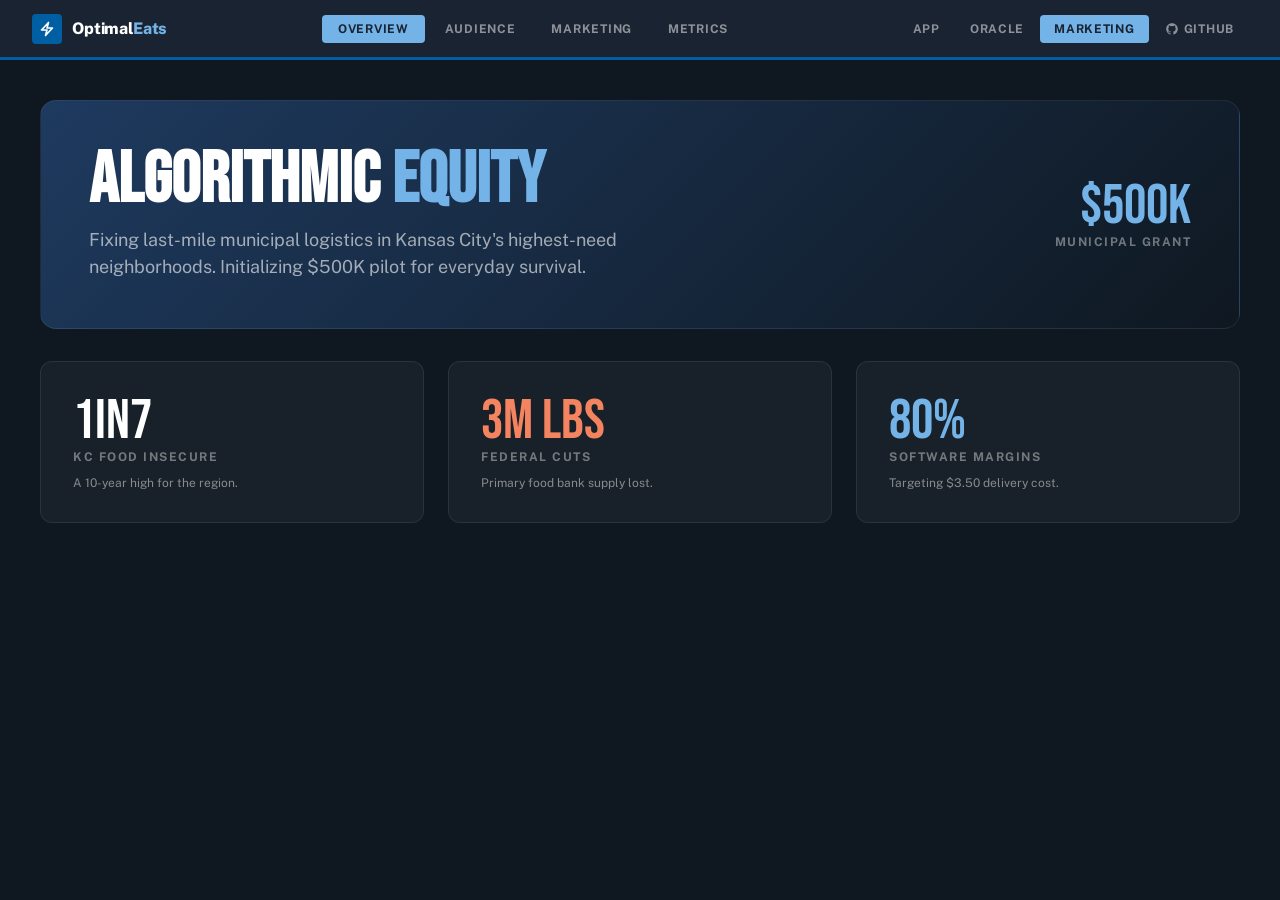
<file: frontend/Marketing.html>
<!DOCTYPE html>
<html lang="en">
<head>
<meta charset="UTF-8">
<meta name="viewport" content="width=device-width, initial-scale=1.0">
<title>OptimalEats — Smart City Logistics Command</title>
<link rel="stylesheet" href="css/brand.css" />
<link href="https://fonts.googleapis.com/css2?family=Bebas+Neue&display=swap" rel="stylesheet">
<style>
:root {
  --navy-deep:  #0f1821;
  --navy-mid:   #1a2332;
  --navy-bright:#1e3a5f;
  --blue-light: #73b3e7;
  --terracotta: #c84b2f;
  --amber:      #e8941a;
  --cream:      #f5f5f0;
  --white:      #fff;

  /* map old green vars to new navy palette */
  --green-deep:   var(--navy-deep);
  --green-mid:    var(--navy-mid);
  --green-bright: var(--navy-bright);
  --green-light:  var(--blue-light);
}

* { margin: 0; padding: 0; box-sizing: border-box; }
body { background: var(--navy-deep); font-family: var(--oe-font-body, 'Public Sans', sans-serif); min-height: 100vh; color: var(--cream); overflow-x: hidden; }

/* ---- NAVIGATION (brand nav handled by brand.css) ---- */
/* Internal section tabs (Overview/Audience/Marketing/Metrics) */
.section-tabs { display: flex; gap: 4px; }
.section-tab {
  padding: 7px 16px; font-family: var(--oe-font-body, 'Public Sans', sans-serif);
  font-size: 12px; font-weight: 700; color: rgba(255,255,255,0.5);
  border-radius: 4px; cursor: pointer; transition: all 0.2s; border: none; background: transparent;
  text-transform: uppercase; letter-spacing: 0.06em;
}
.section-tab:hover { color: var(--white); background: rgba(255,255,255,0.09); }
.section-tab.active { color: var(--navy-mid); background: var(--blue-light); }

/* ---- PAGE STRUCTURE ---- */
.page { display: none; padding: 40px; max-width: 1300px; margin: 0 auto; }
.page.active { display: block; animation: fadeIn 0.4s ease-out; }
@keyframes fadeIn { from { opacity: 0; transform: translateY(10px); } to { opacity: 1; transform: translateY(0); } }

/* ---- HERO & STATS ---- */
.hero-band {
  background: linear-gradient(135deg, var(--navy-bright) 0%, var(--navy-deep) 100%);
  border-radius: 16px; padding: 48px; margin-bottom: 32px;
  display: flex; justify-content: space-between; align-items: center;
  border: 1px solid rgba(255,255,255,0.07); position: relative;
}
.hero-text h1 { font-family: 'Bebas Neue', sans-serif; font-size: 72px; line-height: 0.9; color: var(--white); margin-bottom: 12px; }
.hero-text h1 em { color: var(--green-light); font-style: normal; }
.hero-sub { font-size: 18px; color: rgba(255,255,255,0.6); max-width: 600px; line-height: 1.5; }

.grid-3 { display: grid; grid-template-columns: repeat(3, 1fr); gap: 24px; margin-bottom: 32px; }
.card { background: rgba(255,255,255,0.04); border: 1px solid rgba(255,255,255,0.08); border-radius: 12px; padding: 32px; }
.card-title { font-family: 'Bebas Neue', sans-serif; font-size: 28px; color: var(--green-light); margin-bottom: 16px; letter-spacing: 1px; text-transform: uppercase; }

/* ---- AUDIENCE CARDS ---- */
.audience-grid { display: grid; grid-template-columns: repeat(3, 1fr); gap: 24px; margin-bottom: 32px; }
.aud-card {
  background: rgba(255,255,255,0.03); border: 1px solid rgba(255,255,255,0.1);
  border-radius: 16px; padding: 40px; display: flex; flex-direction: column;
}
.aud-tag { 
  background: rgba(232,148,26,0.12); color: var(--amber); padding: 4px 12px; 
  border-radius: 20px; font-size: 11px; font-weight: 700; text-transform: uppercase; align-self: flex-start; margin-bottom: 16px;
}
.aud-title { font-family: 'Bebas Neue', sans-serif; font-size: 36px; color: var(--white); margin-bottom: 16px; letter-spacing: 1px; }
.aud-body { font-size: 15px; color: rgba(255,255,255,0.7); line-height: 1.7; margin-bottom: 24px; flex-grow: 1; }
.aud-stat-val { font-family: 'Bebas Neue', sans-serif; font-size: 56px; line-height: 1; color: var(--white); }
.aud-stat-lbl { font-size: 12px; text-transform: uppercase; font-weight: 700; color: rgba(255,255,255,0.4); letter-spacing: 1.5px; }

/* ---- MARKETING GRID ---- */
.m-grid { display: grid; grid-template-columns: 1fr 1fr; gap: 24px; margin-bottom: 24px; }
.m-card { background: rgba(255,255,255,0.03); border: 1px solid rgba(255,255,255,0.1); border-radius: 16px; padding: 40px; }
.m-card.full { grid-column: 1 / -1; }
.m-num { font-family: 'Bebas Neue', sans-serif; font-size: 32px; color: var(--green-light); margin-bottom: 12px; text-transform: uppercase; }
.m-title { font-family: 'Bebas Neue', sans-serif; font-size: 36px; color: var(--white); margin-bottom: 16px; letter-spacing: 1px; }
.m-body { font-size: 15px; color: rgba(255,255,255,0.7); line-height: 1.7; margin-bottom: 24px; }
.m-pills { display: flex; gap: 10px; flex-wrap: wrap; }
.m-pill { background: rgba(115,179,231,0.12); color: var(--blue-light); padding: 6px 16px; border-radius: 40px; font-size: 12px; font-weight: 700; text-transform: uppercase; }

/* ---- KPI BOXES ---- */
.kpi-grid { display: grid; grid-template-columns: repeat(2, 1fr); gap: 24px; }
.kpi-box {
  background: rgba(115,179,231,0.06); border: 1px solid rgba(115,179,231,0.2);
  border-radius: 12px; padding: 24px; margin-bottom: 16px;
}
.kpi-box.alt { border-color: var(--terracotta); background: rgba(200,75,47,0.06); }
.kpi-name { font-size: 11px; font-weight: 800; text-transform: uppercase; color: var(--green-light); margin-bottom: 8px; display: block; }
.kpi-val { font-family: 'Bebas Neue', sans-serif; font-size: 42px; color: var(--white); }
.kpi-desc { font-size: 13px; color: rgba(255,255,255,0.5); line-height: 1.5; margin-top: 10px; }

@media (max-width: 900px) { .grid-3, .m-grid, .audience-grid, .kpi-grid { grid-template-columns: 1fr; } }
</style>
</head>
<body>

<nav class="oe-nav">
  <!-- Brand -->
  <a href="index.html" class="oe-nav-brand">
    <div class="oe-nav-logo">
      <svg fill="none" stroke="currentColor" stroke-width="2.5" viewBox="0 0 24 24">
        <path stroke-linecap="round" stroke-linejoin="round" d="M3.75 13.5l10.5-11.25L12 10.5h8.25L9.75 21.75 12 13.5H3.75z"/>
      </svg>
    </div>
    <span class="oe-nav-wordmark">Optimal<span>Eats</span></span>
  </a>
  <!-- Internal section tabs -->
  <div class="section-tabs">
    <button class="section-tab active" onclick="showPage('overview', this)">Overview</button>
    <button class="section-tab" onclick="showPage('audience', this)">Audience</button>
    <button class="section-tab" onclick="showPage('marketing', this)">Marketing</button>
    <button class="section-tab" onclick="showPage('metrics', this)">Metrics</button>
  </div>
  <!-- Track links -->
  <div class="oe-nav-tracks">
    <a href="index.html" class="oe-nav-track">App</a>
    <a href="oracle.html" class="oe-nav-track">Oracle</a>
    <a href="Marketing.html" class="oe-nav-track active">Marketing</a>
    <a href="https://github.com/heagenb03/AIPromptChamp" target="_blank" rel="noopener" class="oe-nav-track" style="display:flex;align-items:center;gap:5px;">
      <svg width="14" height="14" viewBox="0 0 24 24" fill="currentColor"><path d="M12 2C6.477 2 2 6.477 2 12c0 4.418 2.865 8.166 6.839 9.489.5.092.682-.217.682-.482 0-.237-.009-.868-.013-1.703-2.782.604-3.369-1.342-3.369-1.342-.454-1.155-1.11-1.463-1.11-1.463-.908-.62.069-.608.069-.608 1.003.07 1.531 1.03 1.531 1.03.892 1.529 2.341 1.087 2.91.832.092-.647.35-1.088.636-1.338-2.22-.253-4.555-1.11-4.555-4.943 0-1.091.39-1.984 1.029-2.683-.103-.253-.446-1.27.098-2.647 0 0 .84-.269 2.75 1.025A9.578 9.578 0 0112 6.836a9.59 9.59 0 012.504.337c1.909-1.294 2.747-1.025 2.747-1.025.546 1.377.203 2.394.1 2.647.64.699 1.028 1.592 1.028 2.683 0 3.842-2.339 4.687-4.566 4.935.359.309.678.919.678 1.852 0 1.336-.012 2.415-.012 2.744 0 .267.18.578.688.48C19.138 20.163 22 16.418 22 12c0-5.523-4.477-10-10-10z"/></svg>
      GitHub
    </a>
  </div>
</nav>

<div id="page-overview" class="page active">
  <div class="hero-band">
    <div class="hero-text">
      <h1>Algorithmic <em>Equity</em></h1>
      <p class="hero-sub">Fixing last-mile municipal logistics in Kansas City's highest-need neighborhoods. Initializing $500K pilot for everyday survival.</p>
    </div>
    <div style="text-align: right;">
      <div class="aud-stat-val" style="color: var(--green-light);">$500K</div>
      <div class="aud-stat-lbl">Municipal Grant</div>
    </div>
  </div>

  <div class="grid-3">
    <div class="card">
      <div class="aud-stat-val">1in7</div>
      <div class="aud-stat-lbl">KC Food Insecure</div>
      <p style="font-size: 12px; margin-top: 12px; opacity: 0.5;">A 10-year high for the region.</p>
    </div>
    <div class="card">
      <div class="aud-stat-val" style="color: #f4845f;">3M Lbs</div>
      <div class="aud-stat-lbl">Federal Cuts</div>
      <p style="font-size: 12px; margin-top: 12px; opacity: 0.5;">Primary food bank supply lost.</p>
    </div>
    <div class="card">
      <div class="aud-stat-val" style="color: var(--green-light);">80%</div>
      <div class="aud-stat-lbl">Software Margins</div>
      <p style="font-size: 12px; margin-top: 12px; opacity: 0.5;">Targeting $3.50 delivery cost.</p>
    </div>
  </div>
</div>

<div id="page-audience" class="page">
  <div class="audience-grid">
    <div class="aud-card">
      <div class="aud-tag">ZIP 66101: Cultural Core</div>
      <div class="aud-title">Hispanic Outreach</div>
      <p class="aud-body">This area has a 62.8% Hispanic population and a 44.6% poverty rate. Marketing here requires established community trust to overcome institutional skepticism.</p>
      <div class="aud-stat-val">62.8%</div>
      <div class="aud-stat-lbl">Hispanic Pop.</div>
    </div>

    <div class="aud-card">
      <div class="aud-tag">ZIP 64127: Transit Desert</div>
      <div class="aud-title">Time Recovery</div>
      <p class="aud-body">45% of households lack a vehicle. Following the closure of the Prospect Ave Save-A-Lot, these residents spend hours on transit to secure basic groceries.</p>
      <div class="aud-stat-val">45%</div>
      <div class="aud-stat-lbl">No Vehicle</div>
    </div>

    <div class="aud-card">
      <div class="aud-tag">ZIP 66105: Last-Mile Anchor</div>
      <div class="aud-title">Ground Zero</div>
      <p class="aud-body">This ZIP faces the region's highest vehicle-less rate at 51%. Our strategy here focuses on SMS-first ordering to bypass data poverty.</p>
      <div class="aud-stat-val">51%</div>
      <div class="aud-stat-lbl">No Vehicle</div>
    </div>
  </div>
</div>

<div id="page-marketing" class="page">
  <div class="m-grid">
    <div class="m-card">
      <div class="m-num">1. The Human API (4LK)</div>
      <div class="m-title">Hispanic Outreach Bridge</div>
      <div class="m-body">Utilizing Four Local Kids (4LK) as trusted bilingual proxies in ZIP 66101. Messaging centers on shared neighborhood prosperity and cultural competence to secure grassroots trust.</div>
      <div class="m-pills">
        <span class="m-pill">Bilingual Radio</span>
        <span class="m-pill">El Centro Academy Hubs</span>
      </div>
    </div>

    <div class="m-card">
      <div class="m-num">2. The Transit Corridor Rescue</div>
      <div class="m-title">The No-Car Narrative</div>
      <div class="m-body">Geofenced marketing at bus stops along Prospect and Independence Ave. Highlighting the $1.50 Batched Delivery. Reclaiming time lost to the closure of local grocers. This strategy targets ZIP 64127 (45% no vehicle) and ZIP 66105 (51% no vehicle) where transit poverty is acute.</div>
      <div class="m-pills">
        <span class="m-pill">SMS-First Onboarding</span>
        <span class="m-pill">Zero-Data Access</span>
      </div>
    </div>

    <div class="m-card full">
      <div class="m-num">3. The Logistical Glue</div>
      <div class="m-title">Neighborhood Drop Zones</div>
      <div class="m-body">Every closed pantry door becomes a registration point. We integrate the real-time inventory of 5 Major Hubs—including Harvesters, Bishop Sullivan, and Della Lamb—into a single routing system that entirely bypasses last-mile residential fragmentation.</div>
      <div class="m-pills">
        <span class="m-pill">Hub Integration</span>
        <span class="m-pill">Inventory Aggregation</span>
        <span class="m-pill">Batch Optimization</span>
      </div>
    </div>
  </div>
</div>

<div id="page-metrics" class="page">
  <div class="kpi-grid">
    <div class="kpi-box">
      <span class="kpi-name">User Adoption Goal</span>
      <div class="kpi-val">1,000 Households</div>
      <p class="kpi-desc">Targeting 1,000 households within ZIPs 66101, 64127, and 66105 in the first 60 days. Reaching this target in these Ground Zero ZIP codes proves the scalability of our human-centric marketing.</p>
    </div>
    <div class="kpi-box">
      <span class="kpi-name">Algorithmic Efficiency</span>
      <div class="kpi-val">< $4.00</div>
      <p class="kpi-desc">Batching orders by neighborhood density allows us to drive delivery costs down from $8.00 to $3.50, ensuring long-term municipal sustainability.</p>
    </div>
    <div class="kpi-box">
      <span class="kpi-name">Network Integration</span>
      <div class="kpi-val">5 Major Hubs</div>
      <p class="kpi-desc">Unifying Harvesters, Bishop Sullivan, and Della Lamb into one real-time inventory feed to turn silos into a high-velocity logistical network.</p>
    </div>
    <div class="kpi-box alt">
      <span class="kpi-name" style="color: #f4845f;">Municipal ROI</span>
      <div class="kpi-val">2.5x Value</div>
      <p class="kpi-desc">Every $1 of the $500K grant unlocks $2.50 in direct food value for families by reclaiming surplus and subsidizing the Delivery Tax.</p>
    </div>
  </div>
</div>

<script>
function showPage(name, btn) {
  document.querySelectorAll('.page').forEach(p => p.classList.remove('active'));
  document.querySelectorAll('.section-tab').forEach(t => t.classList.remove('active'));
  document.getElementById('page-' + name).classList.add('active');
  if (btn) btn.classList.add('active');
}
</script>
</body>
</html>
</file>
<file: frontend/css/brand.css>
/**
 * brand.css — OptimalEats Shared Design Tokens & Navigation
 *
 * Civic-tech aesthetic inspired by USWDS (US Web Design System).
 * Import this before page-specific styles on all three track pages.
 *
 * Usage: <link rel="stylesheet" href="css/brand.css" />
 */

/* ── Google Fonts: Public Sans (government-designed) + IBM Plex Mono ── */
@import url('https://fonts.googleapis.com/css2?family=Bebas+Neue&family=Public+Sans:ital,wght@0,300;0,400;0,500;0,600;0,700;0,800;1,400&family=IBM+Plex+Mono:wght@400;600&display=swap');

/* ── Design Tokens ──────────────────────────────────────────────────── */
:root {
  /* Core palette — civic navy */
  --oe-navy:         #1a2332;
  --oe-navy-deep:    #0f1821;
  --oe-navy-mid:     #1e3a5f;
  --oe-blue:         #005ea2;   /* USWDS primary blue */
  --oe-blue-mid:     #2b5ea7;
  --oe-blue-light:   #d9e8f6;
  --oe-blue-accent:  #73b3e7;   /* nav active highlight */
  --oe-green:        #2e8540;
  --oe-green-light:  #e6f4eb;
  --oe-amber:        #c05600;
  --oe-red:          #b50909;

  /* Surface */
  --oe-bg:           #f5f5f0;   /* warm off-white — classic gov form paper */
  --oe-surface:      #ffffff;
  --oe-surface-alt:  #f0f4f8;
  --oe-border:       #c9d3de;
  --oe-border-dark:  #8a99ad;

  /* Text */
  --oe-text:         #1b1b1b;
  --oe-text-muted:   #565c65;
  --oe-text-subtle:  #717786;

  /* Typography */
  --oe-font-body:    'Public Sans', -apple-system, BlinkMacSystemFont, 'Segoe UI', sans-serif;
  --oe-font-mono:    'IBM Plex Mono', 'Courier New', Courier, monospace;
  --oe-font-display: 'Bebas Neue', 'Impact', sans-serif;

  /* Radius / shadow */
  --oe-radius-sm:    4px;
  --oe-radius:       6px;
  --oe-radius-lg:    10px;
  --oe-shadow-sm:    0 1px 2px rgba(0,0,0,0.08);
  --oe-shadow:       0 1px 4px rgba(0,0,0,0.12);
}

/* ── Shared Navigation ──────────────────────────────────────────────── */

.oe-nav {
  background: var(--oe-navy);
  border-bottom: 3px solid var(--oe-blue);
  padding: 0 32px;
  display: flex;
  align-items: center;
  justify-content: space-between;
  height: 60px;
  position: sticky;
  top: 0;
  z-index: 1000;
}

/* Brand mark + wordmark */
.oe-nav-brand {
  display: flex;
  align-items: center;
  gap: 10px;
  text-decoration: none;
  flex-shrink: 0;
}

.oe-nav-logo {
  width: 30px;
  height: 30px;
  background: var(--oe-blue);
  border-radius: var(--oe-radius-sm);
  display: flex;
  align-items: center;
  justify-content: center;
  flex-shrink: 0;
}

.oe-nav-logo svg {
  width: 16px;
  height: 16px;
  color: #fff;
}

.oe-nav-wordmark {
  font-family: var(--oe-font-body);
  font-size: 16px;
  font-weight: 800;
  color: #ffffff;
  letter-spacing: -0.01em;
  line-height: 1;
}

.oe-nav-wordmark span {
  color: var(--oe-blue-accent);
}

/* Track links */
.oe-nav-tracks {
  display: flex;
  align-items: center;
  gap: 2px;
}

.oe-nav-track {
  padding: 7px 14px;
  font-family: var(--oe-font-body);
  font-size: 12px;
  font-weight: 700;
  color: rgba(255, 255, 255, 0.5);
  border-radius: var(--oe-radius-sm);
  text-decoration: none;
  letter-spacing: 0.06em;
  text-transform: uppercase;
  transition: color 0.15s ease, background 0.15s ease;
  border: none;
  background: transparent;
  cursor: pointer;
  white-space: nowrap;
}

.oe-nav-track:hover {
  color: #ffffff;
  background: rgba(255, 255, 255, 0.09);
}

.oe-nav-track.active {
  color: var(--oe-navy);
  background: var(--oe-blue-accent);
}

/* Right slot (language toggle, etc.) */
.oe-nav-right {
  display: flex;
  align-items: center;
  gap: 8px;
  flex-shrink: 0;
}

/* ── Shared Body Defaults ───────────────────────────────────────────── */

.oe-body {
  font-family: var(--oe-font-body);
  background: var(--oe-bg);
  color: var(--oe-text);
  -webkit-font-smoothing: antialiased;
  -moz-osx-font-smoothing: grayscale;
}

/* Utility: monospace */
.oe-mono {
  font-family: var(--oe-font-mono);
}

/* ── Responsive nav ─────────────────────────────────────────────────── */
@media (max-width: 600px) {
  .oe-nav { padding: 0 16px; }
  .oe-nav-wordmark { font-size: 14px; }
  .oe-nav-track { padding: 6px 10px; font-size: 11px; }
}
</file>
